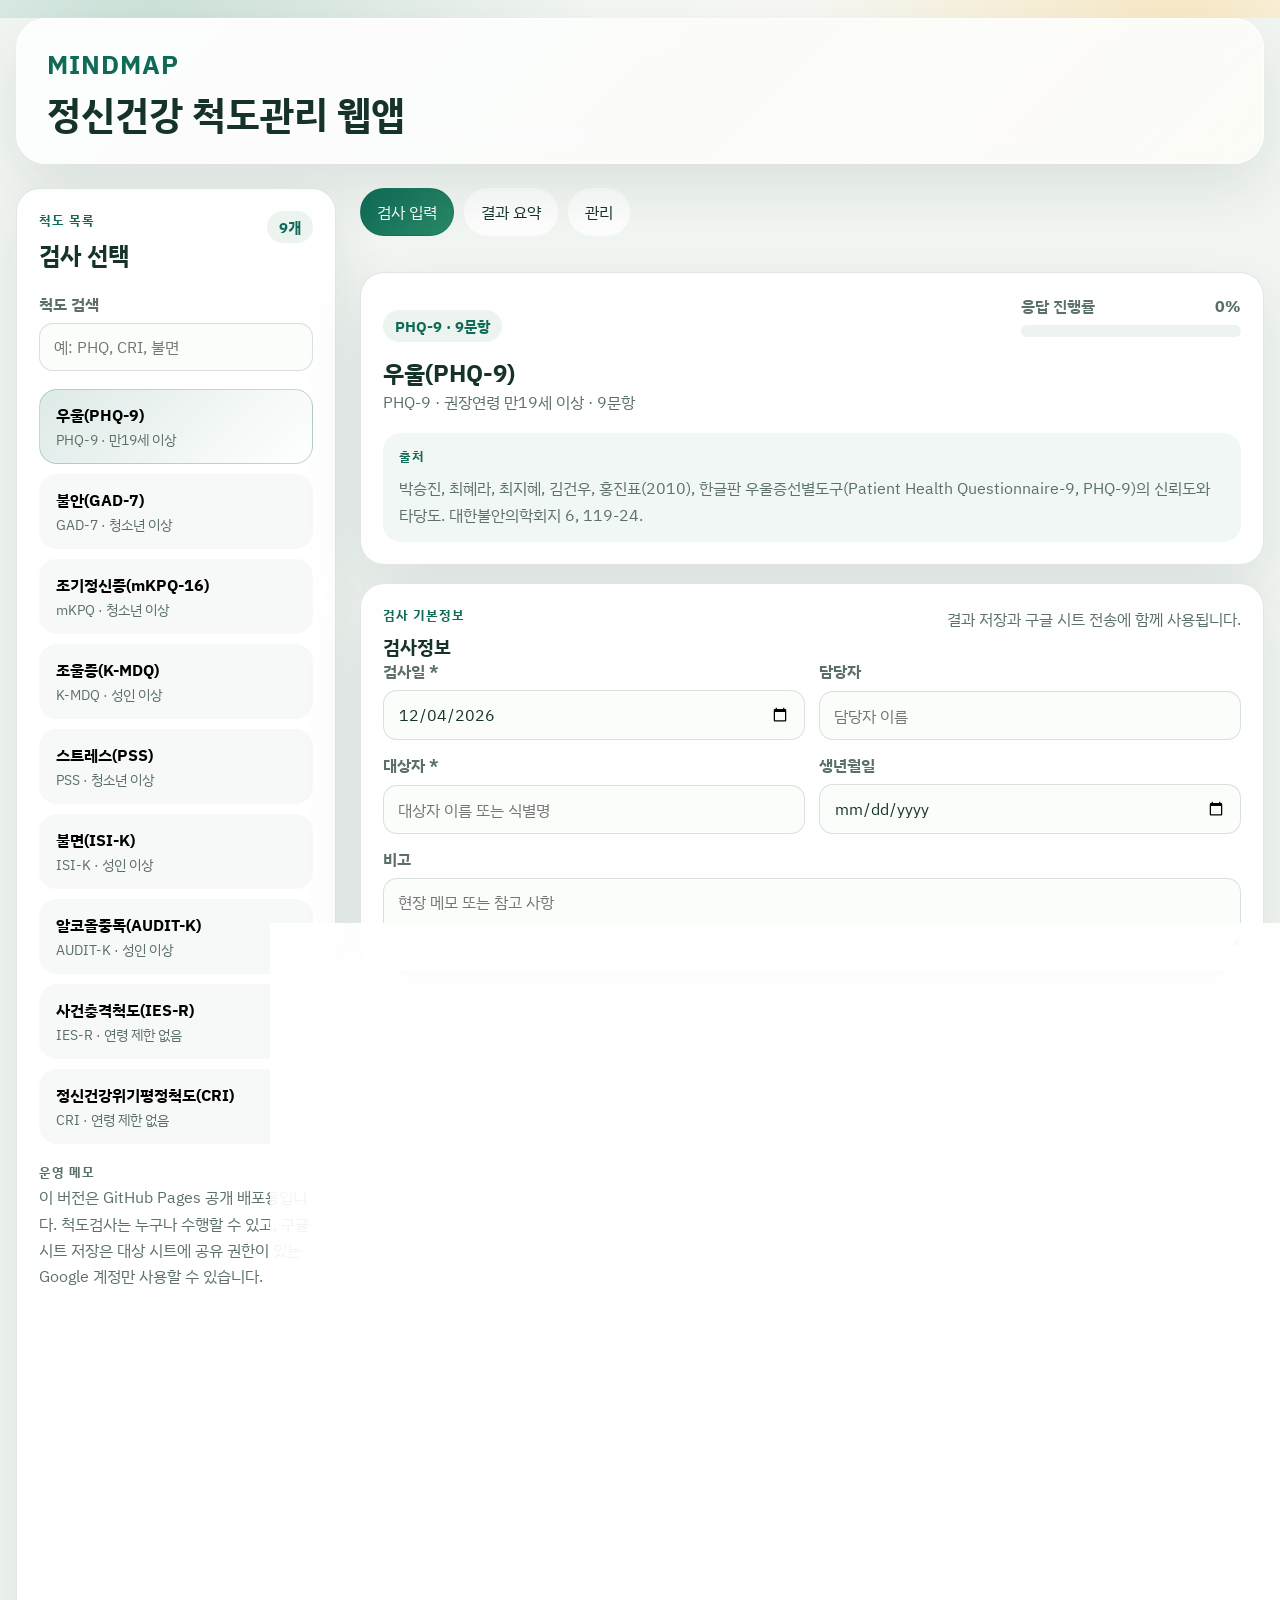
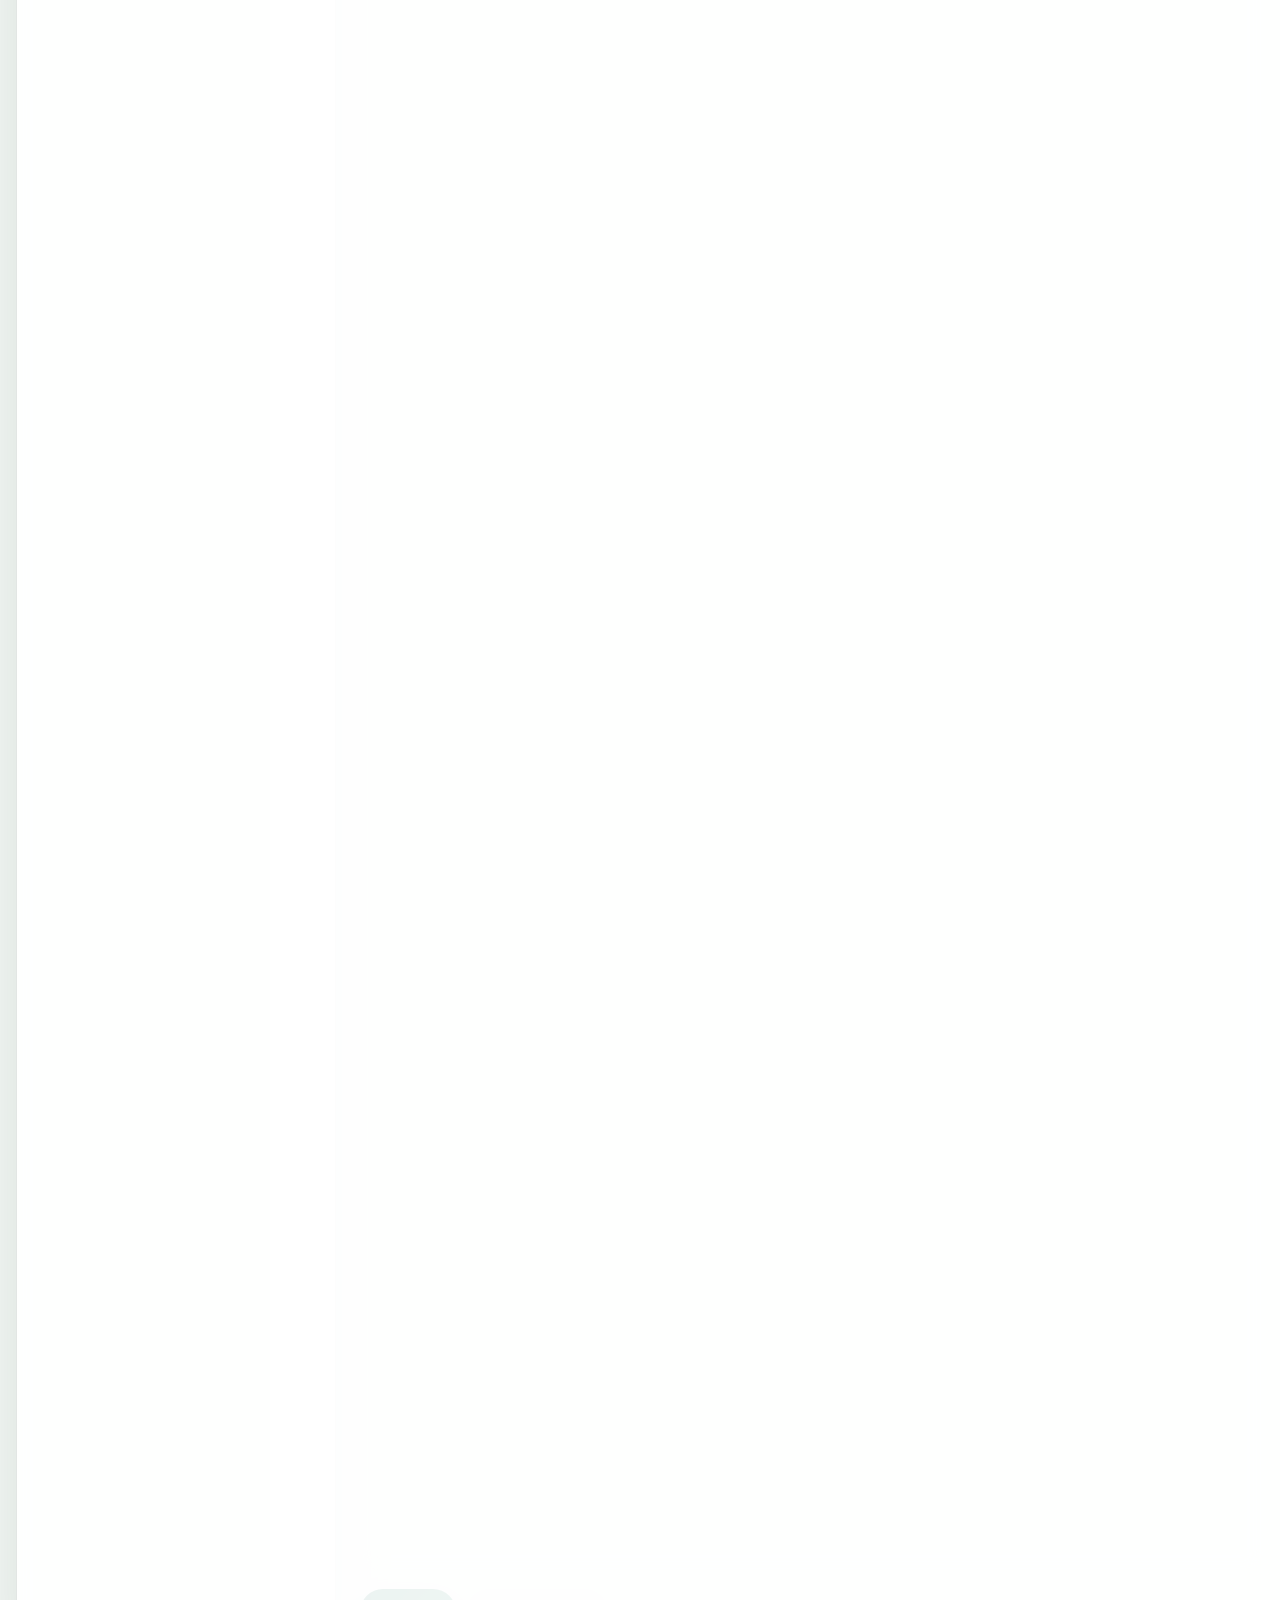
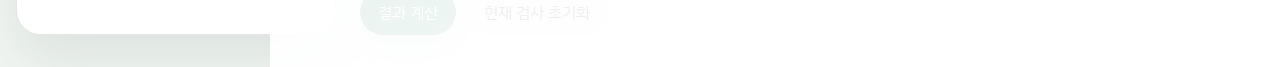
<file: github-pages-scale-webapp/index.html>
<!doctype html>
<html lang="ko">
  <head>
    <meta charset="utf-8" />
    <meta name="viewport" content="width=device-width, initial-scale=1" />
    <title>정신건강 척도관리 웹앱</title>
    <meta
      name="description"
      content="정신건강 척도검사 입력, 결과 요약, 인쇄, 구글 시트 전송을 위한 웹앱"
    />
    <link rel="preconnect" href="https://fonts.googleapis.com" />
    <link rel="preconnect" href="https://fonts.gstatic.com" crossorigin />
    <link
      href="https://fonts.googleapis.com/css2?family=IBM+Plex+Sans+KR:wght@400;500;600;700&display=swap"
      rel="stylesheet"
    />
    <link rel="stylesheet" href="./styles.css?v=20260327-5" />
    <script defer src="./questionnaires-data.js?v=20260327-3"></script>
    <script defer src="./app.js?v=20260327-5"></script>
  </head>
  <body>
    <div class="page-backdrop"></div>
    <main class="app-shell">
      <header class="hero">
        <div class="hero-copy">
          <p class="eyebrow">MindMap</p>
          <h1>정신건강 척도관리 웹앱</h1>
        </div>
      </header>

      <div class="workspace">
        <aside class="sidebar card">
          <div class="sidebar-head">
            <div>
              <p class="section-label">척도 목록</p>
              <h2>검사 선택</h2>
            </div>
            <span class="pill" id="questionnaireCount"></span>
          </div>

          <label class="text-field search-field">
            <span class="text-label">척도 검색</span>
            <input id="scaleSearchInput" type="search" placeholder="예: PHQ, CRI, 불면" />
          </label>

          <nav id="questionnaireNav" class="questionnaire-nav" aria-label="척도 목록"></nav>

          <div class="sidebar-note">
            <p class="section-label">운영 메모</p>
            <p>
              이 버전은 GitHub Pages 공개 배포용입니다. 척도검사는 누구나 수행할 수 있고, 구글 시트 저장은
              대상 시트에 공유 권한이 있는 Google 계정만 사용할 수 있습니다.
            </p>
          </div>
        </aside>

        <section class="main-column">
          <div class="view-tabs" role="tablist" aria-label="앱 화면 탭">
            <button class="view-tab is-active" type="button" data-view="screening">검사 입력</button>
            <button class="view-tab" type="button" data-view="result">결과 요약</button>
            <button class="view-tab" type="button" data-view="manage">관리</button>
          </div>

          <section class="view-pane" data-pane="screening">
            <article class="card scale-card">
              <div class="scale-head">
                <div>
                  <p id="scaleBadge" class="pill">척도</p>
                  <h2 id="scaleTitle">척도를 불러오는 중입니다.</h2>
                  <p id="scaleMeta" class="muted"></p>
                </div>
                <div class="progress-panel">
                  <div class="progress-label-row">
                    <span>응답 진행률</span>
                    <strong id="progressLabel">0%</strong>
                  </div>
                  <div class="progress-bar" aria-hidden="true">
                    <div id="progressFill" class="progress-fill"></div>
                  </div>
                </div>
              </div>
              <div class="source-box">
                <p class="source-label">출처</p>
                <p id="scaleSource" class="source-text"></p>
              </div>
            </article>

            <form id="screeningForm" class="form-grid" novalidate>
              <article class="card">
                <div class="section-head">
                  <div>
                    <p class="section-label">검사 기본정보</p>
                    <h3>검사정보</h3>
                  </div>
                  <p class="muted">결과 저장과 구글 시트 전송에 함께 사용됩니다.</p>
                </div>

                <div class="meta-grid">
                  <label class="text-field">
                    <span class="text-label">검사일 *</span>
                    <input id="sessionDate" type="date" />
                  </label>
                  <label class="text-field">
                    <span class="text-label">담당자</span>
                    <input id="workerName" type="text" maxlength="40" placeholder="담당자 이름" />
                  </label>
                  <label class="text-field">
                    <span class="text-label">대상자 *</span>
                    <input id="clientLabel" type="text" maxlength="60" placeholder="대상자 이름 또는 식별명" list="subjectSuggestions" />
                  </label>
                  <label class="text-field">
                    <span class="text-label">생년월일</span>
                    <input id="birthDate" type="date" />
                  </label>
                  <label class="text-field field-wide">
                    <span class="text-label">비고</span>
                    <textarea id="sessionNote" rows="2" placeholder="현장 메모 또는 참고 사항"></textarea>
                  </label>
                </div>

                <datalist id="subjectSuggestions"></datalist>
              </article>

              <article class="card">
                <div class="section-head">
                  <div>
                    <p class="section-label">응답자 특성</p>
                    <h3>응답자 정보</h3>
                  </div>
                </div>
                <div id="respondentFields" class="stack-area"></div>
              </article>

              <article class="card">
                <div class="section-head">
                  <div>
                    <p class="section-label">문항 응답</p>
                    <h3 id="questionPromptTitle">문항응답</h3>
                  </div>
                  <p id="questionPrompt" class="muted"></p>
                </div>
                <div id="questionsRoot" class="question-list"></div>
              </article>

              <div class="action-row">
                <button id="calculateBtn" class="btn btn-primary" type="submit">결과 계산</button>
                <button id="resetBtn" class="btn btn-secondary" type="button">현재 검사 초기화</button>
              </div>
            </form>
          </section>

          <section class="view-pane hidden" data-pane="result">
            <article class="card result-card">
              <div class="print-header">
                <p id="printOrgLine">다시서기종합지원센터 · 정신건강팀</p>
                <h2 id="printScaleLine">정신건강 척도검사 결과지</h2>
                <p id="printMetaLine"></p>
              </div>

              <div id="resultEmpty" class="empty-state">
                문항 응답을 완료한 뒤 결과 계산을 누르면 결과가 여기에 표시됩니다.
              </div>

              <div id="resultPanel" class="hidden">
                <div class="result-hero">
                  <div>
                    <p class="section-label">결과 요약</p>
                    <h3 id="resultTitle">결과 제목</h3>
                  </div>
                  <div class="score-box">
                    <strong id="resultScore">0점</strong>
                    <span id="resultBand" class="band-chip">참고 구간</span>
                  </div>
                </div>

                <div id="resultFlags" class="flag-list"></div>

                <div class="result-grid">
                  <section class="result-section">
                    <h4>핵심 포인트</h4>
                    <ul id="resultHighlights" class="bullet-list"></ul>
                  </section>
                  <section class="result-section">
                    <h4>검사 정보</h4>
                    <dl id="resultMeta" class="meta-list"></dl>
                  </section>
                </div>

                <section class="result-section">
                  <h4>문항별 응답</h4>
                  <div id="resultBreakdown" class="breakdown-list"></div>
                </section>

                <section class="result-section">
                  <h4>참고 메모</h4>
                  <ul id="resultNotes" class="bullet-list"></ul>
                </section>

                <div class="action-row">
                  <button id="saveResultBtn" class="btn btn-primary" type="button">구글 시트 전송</button>
                  <button id="printBtn" class="btn btn-secondary" type="button">인쇄</button>
                  <button id="exportCurrentBtn" class="btn btn-secondary" type="button">결과 파일 저장</button>
                </div>
              </div>
            </article>
          </section>

          <section class="view-pane hidden" data-pane="manage">
            <article class="card">
              <div class="section-head">
                <div>
                  <p class="section-label">관리자 전용</p>
                  <h3>관리</h3>
                </div>
              </div>
              <div id="manageLocked" class="manage-auth-box">
                <p class="muted">관리 탭은 관리자 인증 후에만 열립니다.</p>
                <div class="filter-grid">
                  <label class="text-field">
                    <span class="text-label">관리자 아이디</span>
                    <input id="adminUsername" type="text" maxlength="40" autocomplete="username" />
                  </label>
                  <label class="text-field">
                    <span class="text-label">관리자 비밀번호</span>
                    <input id="adminPassword" type="password" maxlength="40" autocomplete="current-password" />
                  </label>
                </div>
                <div class="inline-actions">
                  <button id="adminLoginBtn" class="btn btn-primary" type="button">관리자 로그인</button>
                </div>
                <p id="adminAuthStatus" class="muted">관리자 계정으로 로그인하면 구글 시트 연동 정보와 운영 설정을 볼 수 있습니다.</p>
              </div>

              <div id="manageUnlocked" class="hidden">
                <div class="permission-panel">
                  <div>
                    <p class="text-label">시트 기능 사용</p>
                    <p class="muted">권한 승인을 받은 뒤 켜면 현재 결과를 구글 시트로 전송할 수 있습니다.</p>
                  </div>
                  <label class="toggle-switch">
                    <input id="googleSyncEnabled" type="checkbox" />
                    <span class="toggle-slider"></span>
                  </label>
                </div>

                <div class="filter-grid">
                  <label class="text-field">
                    <span class="text-label">구글 연동 주소</span>
                    <input id="googleSyncUrl" type="url" maxlength="300" placeholder="배포된 Apps Script 웹앱 주소" autocomplete="off" />
                  </label>
                  <label class="text-field">
                    <span class="text-label">동기화 토큰(선택)</span>
                    <input id="googleSyncToken" type="password" maxlength="120" placeholder="운영자가 설정한 토큰이 있으면 입력" autocomplete="off" />
                  </label>
                </div>

                <div class="deploy-box deploy-box-accent">
                  <p><strong>권한 승인 절차</strong></p>
                  <ul class="bullet-list">
                    <li>먼저 <strong>권한 승인 페이지</strong>를 열어 Google 로그인과 시트 접근 권한을 승인합니다.</li>
                    <li>대상 스프레드시트에 공유된 Google 계정만 저장 기능을 사용할 수 있습니다.</li>
                    <li>권한이 없는 계정은 검사, 결과 확인, 인쇄까지만 사용할 수 있습니다.</li>
                  </ul>
                  <div class="inline-actions">
                    <button id="openAuthorizeBtn" class="btn btn-primary" type="button">권한 승인 페이지 열기</button>
                    <button id="openSheetBtn" class="btn btn-secondary" type="button">대상 구글 시트 열기</button>
                  </div>
                </div>

                <div class="inline-actions">
                  <button id="syncCurrentBtn" class="btn btn-secondary" type="button">현재 결과 전송</button>
                  <button id="syncQuestionnairesBtn" class="btn btn-secondary" type="button">척도 마스터 전송</button>
                  <button id="checkSyncStatusBtn" class="btn btn-secondary" type="button">연동 상태 확인</button>
                  <button id="adminLogoutBtn" class="btn btn-secondary" type="button">관리자 로그아웃</button>
                </div>

                <p id="syncStatusText" class="muted">
                  아직 구글 시트 전송을 실행하지 않았습니다.
                </p>

                <div class="deploy-box">
                  <p><strong>연동 동작 방식</strong></p>
                  <ul class="bullet-list">
                    <li>검사 결과는 웹앱 안에서 계산 즉시 확인할 수 있습니다.</li>
                    <li>시트 기능 사용이 켜진 경우에만 현재 결과를 구글 시트 DB로 전송할 수 있습니다.</li>
                    <li>척도 마스터 전송은 문항 정의와 선택지 구조를 시트에 맞춰 갱신합니다.</li>
                  </ul>
                </div>

                <div class="section-head">
                  <div>
                    <p class="section-label">GitHub Pages</p>
                    <h3>배포 관리 안내</h3>
                  </div>
                </div>

                <ol class="guide-list">
                  <li>이 폴더 `github-pages-scale-webapp`를 GitHub Pages 배포 대상으로 사용합니다.</li>
                  <li>저장소 루트의 `.github/workflows/deploy-pages.yml`이 `main` 브랜치 푸시 때 자동 배포합니다.</li>
                  <li>GitHub 저장소 설정의 `Pages`에서 Source를 `GitHub Actions`로 지정하면 공개 주소가 활성화됩니다.</li>
                  <li>구글 시트 DB 웹앱을 연결하면 저장 기능을 확장할 수 있습니다.</li>
                </ol>

                <div class="deploy-box">
                  <p><strong>배포 준비 파일</strong></p>
                  <ul class="bullet-list">
                    <li>`github-pages-scale-webapp/index.html`</li>
                    <li>`github-pages-scale-webapp/styles.css`</li>
                    <li>`github-pages-scale-webapp/app.js`</li>
                    <li>`github-pages-scale-webapp/questionnaires-data.js`</li>
                    <li>`.github/workflows/deploy-pages.yml`</li>
                  </ul>
                </div>
              </div>
            </article>
          </section>
        </section>
      </div>
    </main>
  </body>
</html>
</file>
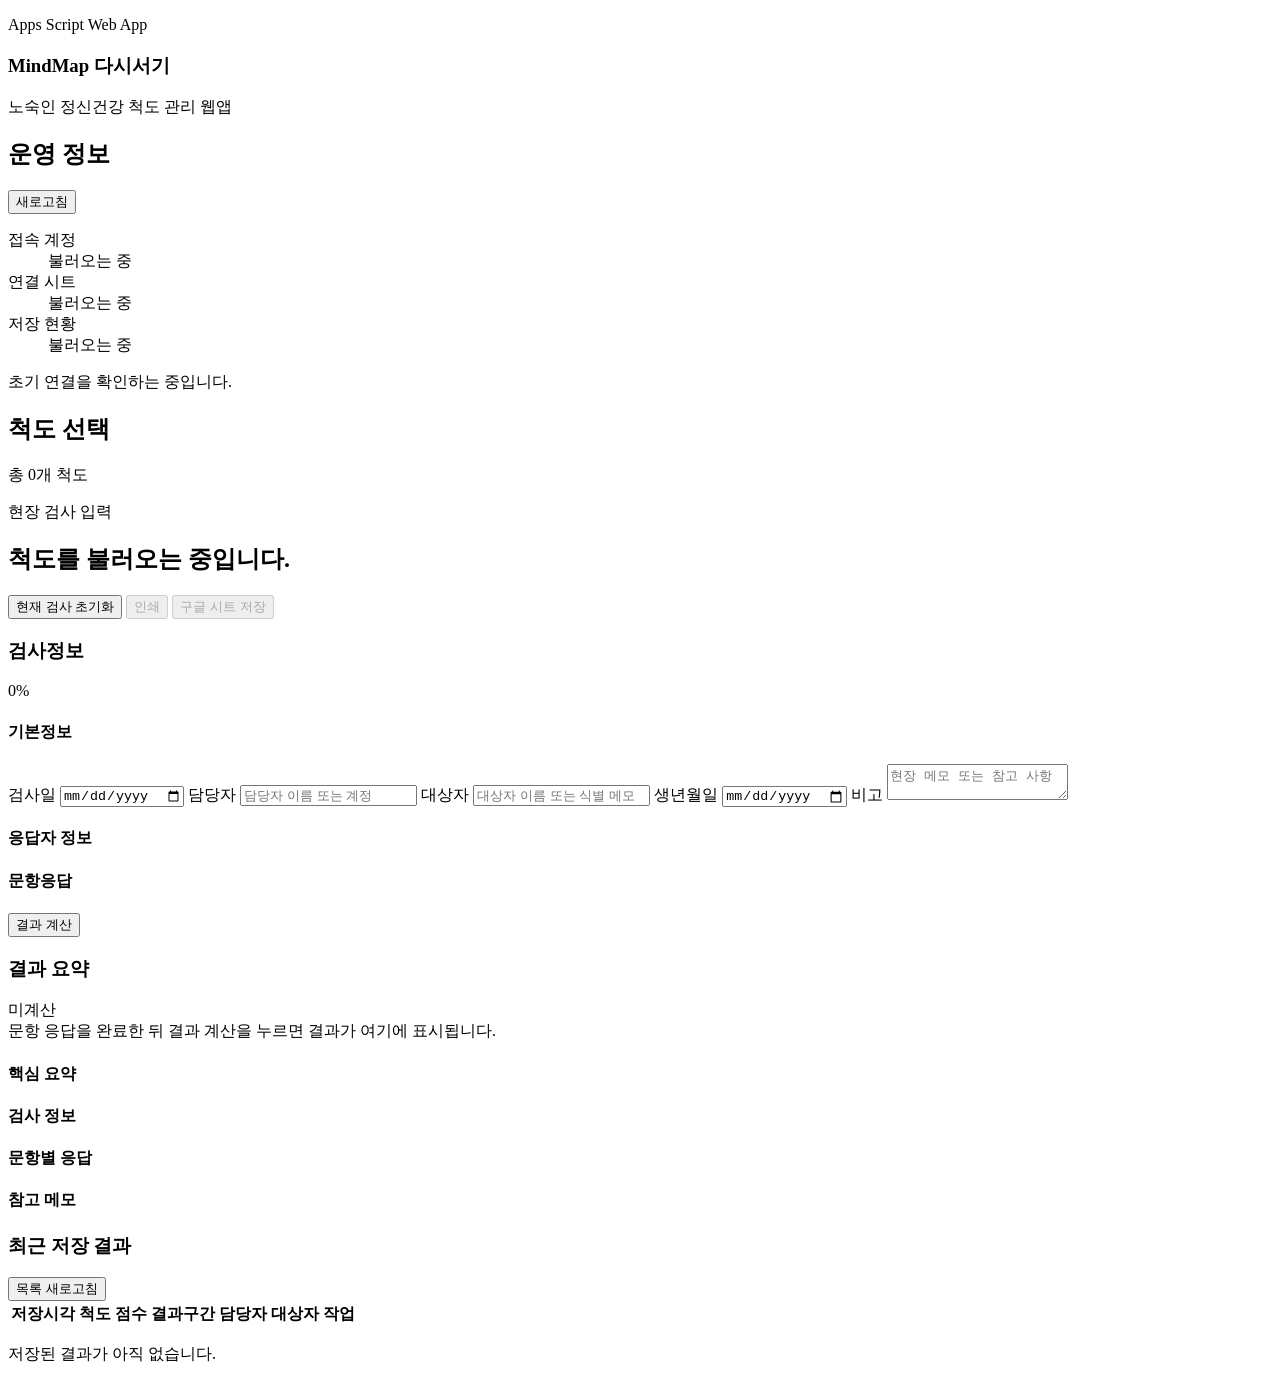
<file: google-apps-script-homeless-target/Index.html>
<!doctype html>
<html lang="ko">
  <head>
    <meta charset="utf-8" />
    <meta name="viewport" content="width=device-width, initial-scale=1" />
    <title>MindMap 다시서기</title>
    <style>
      <?!= include("Styles"); ?>
    </style>
  </head>
  <body>
    <main class="app-shell">
      <aside class="sidebar">
        <section class="brand-card">
          <p class="brand-eyebrow">Apps Script Web App</p>
          <h1 id="appName">MindMap 다시서기</h1>
          <p id="appSubtitle">노숙인 정신건강 척도 관리 웹앱</p>
        </section>

        <section class="status-card">
          <div class="status-head">
            <h2>운영 정보</h2>
            <button type="button" id="refreshAppBtn" class="ghost-btn">새로고침</button>
          </div>
          <dl class="status-list">
            <dt>접속 계정</dt>
            <dd id="currentUserText">불러오는 중</dd>
            <dt>연결 시트</dt>
            <dd id="spreadsheetText">불러오는 중</dd>
            <dt>저장 현황</dt>
            <dd id="sheetStatsText">불러오는 중</dd>
          </dl>
          <p class="status-inline" id="appStatusMessage">초기 연결을 확인하는 중입니다.</p>
        </section>

        <section class="nav-card">
          <div class="status-head">
            <h2>척도 선택</h2>
            <span class="count-chip" id="questionnaireCount">총 0개 척도</span>
          </div>
          <div class="nav-list" id="questionnaireNav"></div>
        </section>
      </aside>

      <section class="content">
        <header class="content-header">
          <div>
            <p class="content-caption">현장 검사 입력</p>
            <h2 id="scaleTitle">척도를 불러오는 중입니다.</h2>
            <p id="scaleMeta" class="content-meta"></p>
          </div>
          <div class="header-actions">
            <button type="button" id="resetFormBtn" class="ghost-btn">현재 검사 초기화</button>
            <button type="button" id="printResultBtn" class="ghost-btn" disabled>인쇄</button>
            <button type="button" id="saveResultBtn" class="primary-btn" disabled>구글 시트 저장</button>
          </div>
        </header>

        <div class="screen-grid">
          <section class="panel">
            <div class="panel-head">
              <h3>검사정보</h3>
              <span class="progress-chip" id="progressLabel">0%</span>
            </div>
            <div class="progress-track" aria-hidden="true">
              <div id="progressFill" class="progress-fill"></div>
            </div>

            <form id="screeningForm" class="screening-form">
              <section class="section-block">
                <h4>기본정보</h4>
                <div class="meta-grid">
                  <label class="field">
                    <span>검사일</span>
                    <input type="date" id="sessionDate" required />
                  </label>
                  <label class="field">
                    <span>담당자</span>
                    <input type="text" id="workerName" placeholder="담당자 이름 또는 계정" />
                  </label>
                  <label class="field field-wide">
                    <span>대상자</span>
                    <input type="text" id="clientLabel" placeholder="대상자 이름 또는 식별 메모" />
                  </label>
                  <label class="field">
                    <span>생년월일</span>
                    <input type="date" id="birthDate" />
                  </label>
                  <label class="field field-wide">
                    <span>비고</span>
                    <textarea id="sessionNote" rows="2" placeholder="현장 메모 또는 참고 사항"></textarea>
                  </label>
                </div>
              </section>

              <section class="section-block">
                <h4>응답자 정보</h4>
                <div id="respondentFields" class="respondent-grid"></div>
              </section>

              <section class="section-block">
                <div class="question-head">
                  <h4>문항응답</h4>
                  <p id="questionPrompt" class="question-prompt"></p>
                </div>
                <div id="questionsRoot" class="question-list"></div>
              </section>

              <div class="form-actions">
                <button type="submit" class="primary-btn">결과 계산</button>
              </div>
            </form>
          </section>

          <section class="panel result-panel">
            <div class="panel-head">
              <h3>결과 요약</h3>
              <span class="count-chip" id="resultStateChip">미계산</span>
            </div>

            <div id="resultEmpty" class="empty-state">
              문항 응답을 완료한 뒤 결과 계산을 누르면 결과가 여기에 표시됩니다.
            </div>

            <div id="resultPanel" class="result-body hidden">
              <div class="print-header">
                <p id="printOrgLine"></p>
                <h4 id="printScaleLine"></h4>
                <p id="printMetaLine"></p>
              </div>

              <div class="result-hero">
                <div>
                  <p id="resultTitle" class="result-title"></p>
                  <strong id="resultScore" class="result-score"></strong>
                </div>
                <span id="resultBand" class="band-chip"></span>
              </div>

              <div id="resultFlags" class="flag-list"></div>

              <section class="result-section">
                <h4>핵심 요약</h4>
                <ul id="resultHighlights" class="bullet-list"></ul>
              </section>

              <section class="result-section">
                <h4>검사 정보</h4>
                <dl id="resultMeta" class="meta-list"></dl>
              </section>

              <section class="result-section">
                <h4>문항별 응답</h4>
                <div id="resultBreakdown" class="breakdown-list"></div>
              </section>

              <section class="result-section">
                <h4>참고 메모</h4>
                <ul id="resultNotes" class="bullet-list"></ul>
              </section>
            </div>
          </section>
        </div>

        <section class="panel">
          <div class="panel-head">
            <h3>최근 저장 결과</h3>
            <button type="button" id="refreshRecordsBtn" class="ghost-btn">목록 새로고침</button>
          </div>

          <div class="table-wrap">
            <table class="records-table">
              <thead>
                <tr>
                  <th>저장시각</th>
                  <th>척도</th>
                  <th>점수</th>
                  <th>결과구간</th>
                  <th>담당자</th>
                  <th>대상자</th>
                  <th>작업</th>
                </tr>
              </thead>
              <tbody id="recordsTableBody"></tbody>
            </table>
          </div>
          <p id="recordsEmpty" class="table-empty hidden">저장된 결과가 아직 없습니다.</p>
        </section>
      </section>
    </main>

    <template id="questionTemplate">
      <article class="question-card">
        <div class="question-card-head">
          <span class="question-number"></span>
          <p class="question-text"></p>
        </div>
        <div class="choice-grid"></div>
        <div class="subquestions hidden"></div>
      </article>
    </template>

    <template id="radioFieldTemplate">
      <section class="field-card">
        <p class="field-label"></p>
        <div class="choice-grid"></div>
      </section>
    </template>

    <script>
      window.__BOOTSTRAP__ = <?!= bootstrapJson ?>;
    </script>
    <script>
      <?!= include("QuestionnaireBundle"); ?>
    </script>
    <script>
      <?!= include("ClientApp"); ?>
    </script>
  </body>
</html>
</file>
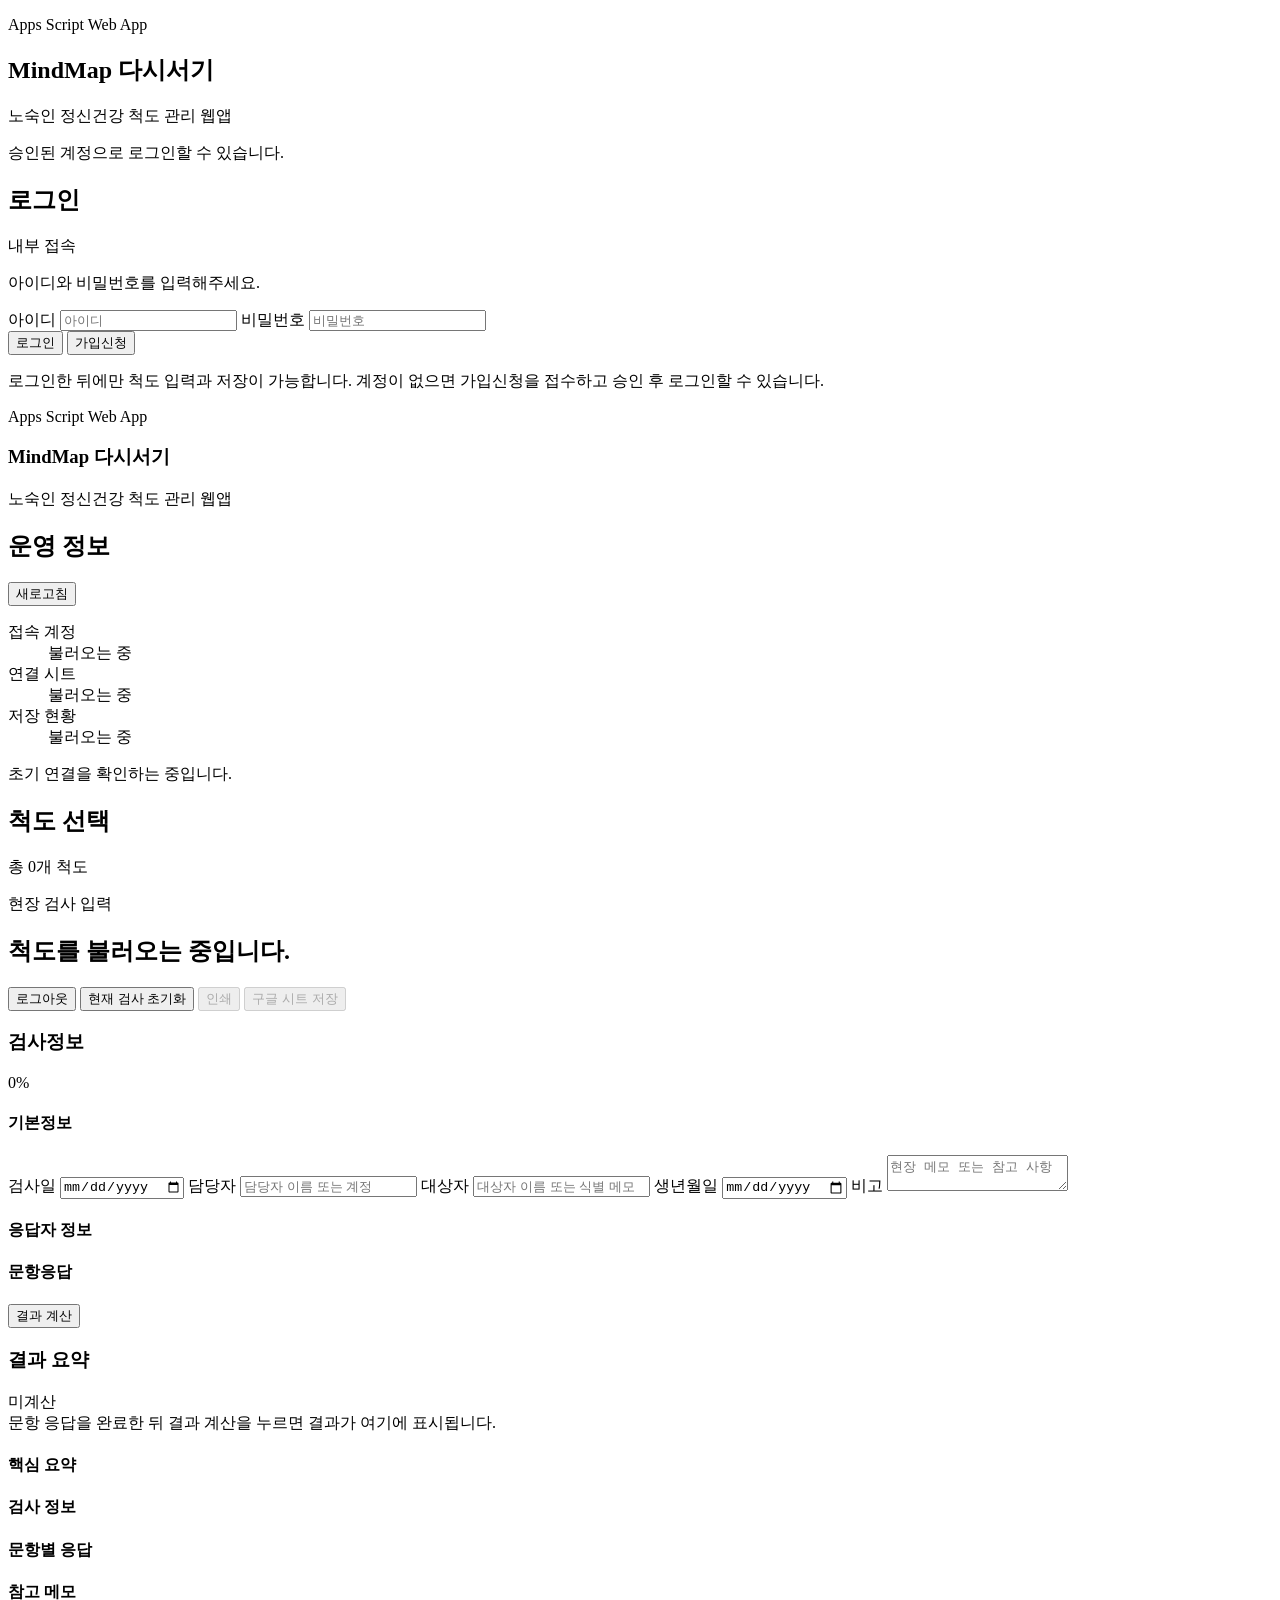
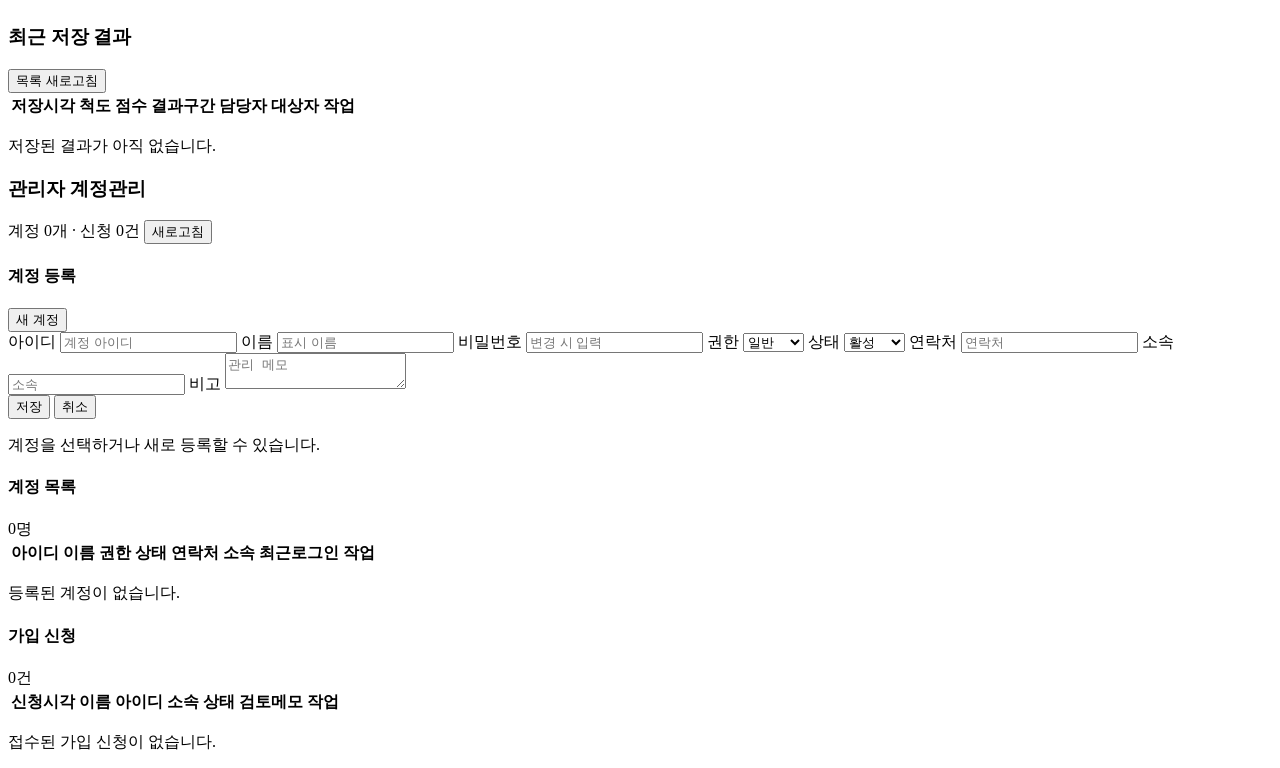
<file: google-apps-script-scale-webapp/Index.html>
<!doctype html>
<html lang="ko">
  <head>
    <meta charset="utf-8" />
    <meta name="viewport" content="width=device-width, initial-scale=1" />
    <meta http-equiv="Cache-Control" content="no-store, no-cache, must-revalidate, max-age=0" />
    <meta http-equiv="Pragma" content="no-cache" />
    <meta http-equiv="Expires" content="0" />
    <title>MindMap 다시서기</title>
    <?!= include("Styles"); ?>
  </head>
  <body class="auth-view">
    <main id="authRoot" class="auth-shell">
      <section class="auth-hero panel">
        <p class="brand-eyebrow">Apps Script Web App</p>
        <h1 id="authAppName">MindMap 다시서기</h1>
        <p id="authAppSubtitle">노숙인 정신건강 척도 관리 웹앱</p>
        <p class="auth-note">승인된 계정으로 로그인할 수 있습니다.</p>
      </section>

      <div class="auth-pane">
        <section id="loginCard" class="auth-card panel">
          <div class="panel-head">
            <h2>로그인</h2>
            <span class="count-chip auth-chip">내부 접속</span>
          </div>
          <p id="loginMessage" class="status-inline">아이디와 비밀번호를 입력해주세요.</p>
          <form id="loginForm" class="auth-form">
            <label class="field">
              <span>아이디</span>
            <input type="text" id="loginUsername" autocomplete="username" placeholder="아이디" />
            </label>
            <label class="field">
              <span>비밀번호</span>
              <input type="password" id="loginPassword" autocomplete="current-password" placeholder="비밀번호" />
            </label>
            <div class="auth-actions">
              <button type="submit" id="loginBtn" class="primary-btn">로그인</button>
              <button type="button" id="openSignupBtn" class="ghost-btn">가입신청</button>
            </div>
          </form>
          <p class="auth-footnote">로그인한 뒤에만 척도 입력과 저장이 가능합니다. 계정이 없으면 가입신청을 접수하고 승인 후 로그인할 수 있습니다.</p>
        </section>
      </div>
    </main>

    <main id="appRoot" class="app-shell hidden">
      <aside class="sidebar">
        <section class="brand-card">
          <p class="brand-eyebrow">Apps Script Web App</p>
          <h1 id="appName">MindMap 다시서기</h1>
          <p id="appSubtitle">노숙인 정신건강 척도 관리 웹앱</p>
        </section>

        <section class="status-card">
          <div class="status-head">
            <h2>운영 정보</h2>
            <button type="button" id="refreshAppBtn" class="ghost-btn">새로고침</button>
          </div>
          <dl class="status-list">
            <dt>접속 계정</dt>
            <dd id="currentUserText">불러오는 중</dd>
            <dt>연결 시트</dt>
            <dd id="spreadsheetText">불러오는 중</dd>
            <dt>저장 현황</dt>
            <dd id="sheetStatsText">불러오는 중</dd>
          </dl>
          <p class="status-inline" id="appStatusMessage">초기 연결을 확인하는 중입니다.</p>
        </section>

        <section class="nav-card">
          <div class="status-head">
            <h2>척도 선택</h2>
            <span class="count-chip" id="questionnaireCount">총 0개 척도</span>
          </div>
          <div class="nav-list" id="questionnaireNav"></div>
        </section>
      </aside>

      <section class="content">
        <header class="content-header">
          <div>
            <p class="content-caption">현장 검사 입력</p>
            <h2 id="scaleTitle">척도를 불러오는 중입니다.</h2>
            <p id="scaleMeta" class="content-meta"></p>
          </div>
          <div class="header-actions">
            <button type="button" id="logoutBtn" class="ghost-btn hidden">로그아웃</button>
            <button type="button" id="resetFormBtn" class="ghost-btn">현재 검사 초기화</button>
            <button type="button" id="printResultBtn" class="ghost-btn" disabled>인쇄</button>
            <button type="button" id="saveResultBtn" class="primary-btn" disabled>구글 시트 저장</button>
          </div>
        </header>

        <div class="screen-grid">
          <section class="panel">
            <div class="panel-head">
              <h3>검사정보</h3>
              <span class="progress-chip" id="progressLabel">0%</span>
            </div>
            <div class="progress-track" aria-hidden="true">
              <div id="progressFill" class="progress-fill"></div>
            </div>

            <form id="screeningForm" class="screening-form">
              <section class="section-block">
                <h4>기본정보</h4>
                <div class="meta-grid">
                  <label class="field">
                    <span>검사일</span>
                    <input type="date" id="sessionDate" required />
                  </label>
                  <label class="field">
                    <span>담당자</span>
                    <input type="text" id="workerName" placeholder="담당자 이름 또는 계정" />
                  </label>
                  <label class="field field-wide">
                    <span>대상자</span>
                    <input type="text" id="clientLabel" placeholder="대상자 이름 또는 식별 메모" />
                  </label>
                  <label class="field">
                    <span>생년월일</span>
                    <input type="date" id="birthDate" />
                  </label>
                  <label class="field field-wide">
                    <span>비고</span>
                    <textarea id="sessionNote" rows="2" placeholder="현장 메모 또는 참고 사항"></textarea>
                  </label>
                </div>
              </section>

              <section class="section-block">
                <h4>응답자 정보</h4>
                <div id="respondentFields" class="respondent-grid"></div>
              </section>

              <section class="section-block">
                <div class="question-head">
                  <h4>문항응답</h4>
                  <p id="questionPrompt" class="question-prompt"></p>
                </div>
                <div id="questionsRoot" class="question-list"></div>
              </section>

              <div class="form-actions">
                <button type="submit" class="primary-btn">결과 계산</button>
              </div>
            </form>
          </section>

          <section class="panel result-panel">
            <div class="panel-head">
              <h3>결과 요약</h3>
              <span class="count-chip" id="resultStateChip">미계산</span>
            </div>

            <div id="resultEmpty" class="empty-state">
              문항 응답을 완료한 뒤 결과 계산을 누르면 결과가 여기에 표시됩니다.
            </div>

            <div id="resultPanel" class="result-body hidden">
              <div class="print-header">
                <p id="printOrgLine"></p>
                <h4 id="printScaleLine"></h4>
                <p id="printMetaLine"></p>
              </div>

              <div class="result-hero">
                <div>
                  <p id="resultTitle" class="result-title"></p>
                  <strong id="resultScore" class="result-score"></strong>
                </div>
                <span id="resultBand" class="band-chip"></span>
              </div>

              <div id="resultFlags" class="flag-list"></div>

              <section class="result-section">
                <h4>핵심 요약</h4>
                <ul id="resultHighlights" class="bullet-list"></ul>
              </section>

              <section class="result-section">
                <h4>검사 정보</h4>
                <dl id="resultMeta" class="meta-list"></dl>
              </section>

              <section class="result-section">
                <h4>문항별 응답</h4>
                <div id="resultBreakdown" class="breakdown-list"></div>
              </section>

              <section class="result-section">
                <h4>참고 메모</h4>
                <ul id="resultNotes" class="bullet-list"></ul>
              </section>
            </div>
          </section>
        </div>

        <section id="recentRecordsPanel" class="panel">
          <div class="panel-head">
            <h3>최근 저장 결과</h3>
            <button type="button" id="refreshRecordsBtn" class="ghost-btn">목록 새로고침</button>
          </div>

          <div class="table-wrap">
            <table class="records-table">
              <thead>
                <tr>
                  <th>저장시각</th>
                  <th>척도</th>
                  <th>점수</th>
                  <th>결과구간</th>
                  <th>담당자</th>
                  <th>대상자</th>
                  <th>작업</th>
                </tr>
              </thead>
              <tbody id="recordsTableBody"></tbody>
            </table>
          </div>
          <p id="recordsEmpty" class="table-empty hidden">저장된 결과가 아직 없습니다.</p>
        </section>

        <section id="adminPanel" class="panel hidden admin-panel">
          <div class="panel-head">
            <h3>관리자 계정관리</h3>
            <div class="header-actions">
              <span id="adminSummaryChip" class="count-chip">계정 0개 · 신청 0건</span>
              <button type="button" id="refreshAdminBtn" class="ghost-btn">새로고침</button>
            </div>
          </div>

          <div class="admin-grid">
            <section class="section-block admin-card">
              <div class="panel-head">
                <h4 id="adminFormTitle">계정 등록</h4>
                <button type="button" id="clearAdminFormBtn" class="ghost-btn">새 계정</button>
              </div>
              <form id="adminAccountForm" class="admin-form">
                <input type="hidden" id="adminOriginalUsername" />
                <input type="hidden" id="adminSourceRequestId" />
                <div class="admin-form-grid">
                  <label class="field">
                    <span>아이디</span>
                    <input type="text" id="adminUsername" placeholder="계정 아이디" />
                  </label>
                  <label class="field">
                    <span>이름</span>
                    <input type="text" id="adminDisplayName" placeholder="표시 이름" />
                  </label>
                  <label class="field">
                    <span>비밀번호</span>
                    <input type="password" id="adminPassword" placeholder="변경 시 입력" />
                  </label>
                  <label class="field">
                    <span>권한</span>
                    <select id="adminRole">
                      <option value="user">일반</option>
                      <option value="admin">관리자</option>
                    </select>
                  </label>
                  <label class="field">
                    <span>상태</span>
                    <select id="adminActive">
                      <option value="true">활성</option>
                      <option value="false">비활성</option>
                    </select>
                  </label>
                  <label class="field">
                    <span>연락처</span>
                    <input type="text" id="adminContact" placeholder="연락처" />
                  </label>
                  <label class="field">
                    <span>소속</span>
                    <input type="text" id="adminAffiliation" placeholder="소속" />
                  </label>
                  <label class="field field-wide">
                    <span>비고</span>
                    <textarea id="adminNotes" rows="2" placeholder="관리 메모"></textarea>
                  </label>
                </div>
                <div class="form-actions">
                  <button type="submit" id="adminAccountSaveBtn" class="primary-btn">저장</button>
                  <button type="button" id="adminAccountCancelBtn" class="ghost-btn">취소</button>
                </div>
                <p id="adminAccountMessage" class="status-inline">계정을 선택하거나 새로 등록할 수 있습니다.</p>
              </form>
            </section>

            <section class="section-block admin-card">
              <div class="panel-head">
                <h4>계정 목록</h4>
                <span id="adminAccountCountChip" class="count-chip">0명</span>
              </div>
              <div class="table-wrap">
                <table class="records-table admin-table">
                  <thead>
                    <tr>
                      <th>아이디</th>
                      <th>이름</th>
                      <th>권한</th>
                      <th>상태</th>
                      <th>연락처</th>
                      <th>소속</th>
                      <th>최근로그인</th>
                      <th>작업</th>
                    </tr>
                  </thead>
                  <tbody id="adminAccountsTableBody"></tbody>
                </table>
              </div>
              <p id="adminAccountsEmpty" class="table-empty hidden">등록된 계정이 없습니다.</p>
            </section>

            <section class="section-block admin-card admin-full">
              <div class="panel-head">
                <h4>가입 신청</h4>
                <span id="adminRequestCountChip" class="count-chip">0건</span>
              </div>
              <div class="table-wrap">
                <table class="records-table admin-table">
                  <thead>
                    <tr>
                      <th>신청시각</th>
                      <th>이름</th>
                      <th>아이디</th>
                      <th>소속</th>
                      <th>상태</th>
                      <th>검토메모</th>
                      <th>작업</th>
                    </tr>
                  </thead>
                  <tbody id="adminRequestsTableBody"></tbody>
                </table>
              </div>
              <p id="adminRequestsEmpty" class="table-empty hidden">접수된 가입 신청이 없습니다.</p>
            </section>
          </div>
        </section>
      </section>
    </main>

    <template id="questionTemplate">
      <article class="question-card">
        <div class="question-card-head">
          <span class="question-number"></span>
          <p class="question-text"></p>
        </div>
        <div class="choice-grid"></div>
        <div class="subquestions hidden"></div>
      </article>
    </template>

    <template id="radioFieldTemplate">
      <section class="field-card">
        <p class="field-label"></p>
        <div class="choice-grid"></div>
      </section>
    </template>

    <script>
      window.__BOOTSTRAP__ = <?!= bootstrapJson ?>;
    </script>
    <?!= include("QuestionnaireBundle"); ?>
    <?!= include("ClientApp"); ?>
  </body>
</html>
</file>
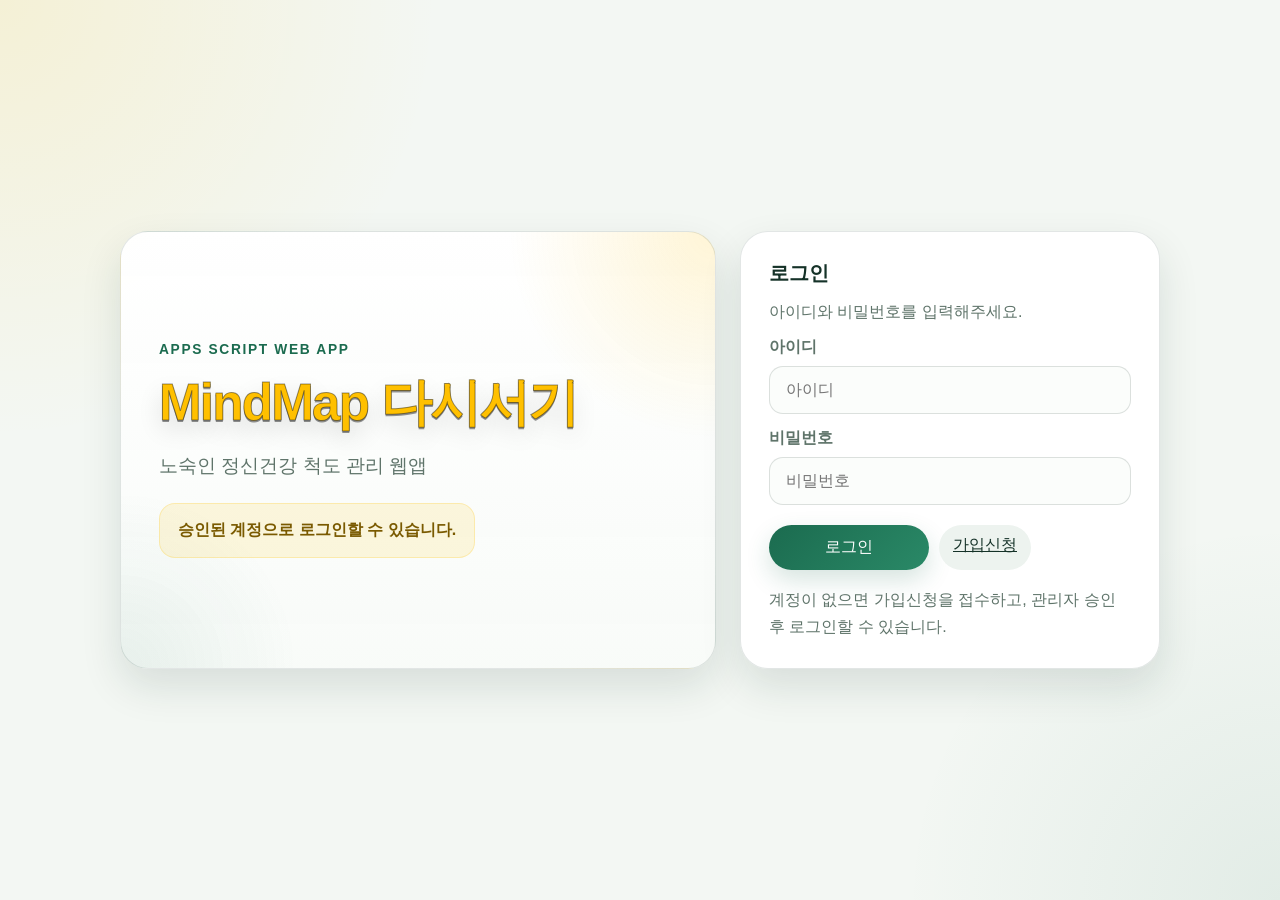
<file: google-apps-script-scale-webapp/LoginV4.html>
<!doctype html>
<html lang="ko">
  <head>
    <meta charset="utf-8" />
    <meta name="viewport" content="width=device-width, initial-scale=1" />
    <meta http-equiv="Cache-Control" content="no-store, no-cache, must-revalidate, max-age=0" />
    <meta http-equiv="Pragma" content="no-cache" />
    <meta http-equiv="Expires" content="0" />
    <title>MindMap 다시서기 | 로그인</title>
    <style>
      :root {
        --bg: #f3f7f3;
        --panel: rgba(255,255,255,.96);
        --ink: #153228;
        --subtle: #5f746a;
        --line: rgba(19, 50, 40, 0.12);
        --brand: #1b6b4f;
        --accent: #ffc000;
        --danger: #c94b49;
        --shadow: 0 18px 40px rgba(18, 52, 40, 0.12);
        --radius: 22px;
      }
      * { box-sizing: border-box; }
      body {
        margin: 0;
        min-height: 100vh;
        font-family: "Malgun Gothic", "Apple SD Gothic Neo", sans-serif;
        background:
          radial-gradient(circle at top left, rgba(255, 192, 0, 0.12), transparent 28%),
          radial-gradient(circle at bottom right, rgba(27, 107, 79, 0.08), transparent 24%),
          var(--bg);
        color: var(--ink);
        display: flex;
        justify-content: center;
        align-items: center;
        padding: 24px;
      }
      .auth-shell {
        width: min(1040px, 100%);
        display: grid;
        grid-template-columns: minmax(0, 1.1fr) minmax(320px, 420px);
        gap: 24px;
        align-items: stretch;
      }
      .panel {
        background: var(--panel);
        border: 1px solid var(--line);
        border-radius: calc(var(--radius) + 6px);
        box-shadow: var(--shadow);
      }
      .hero {
        padding: 40px 38px;
        display: grid;
        gap: 20px;
        align-content: center;
        min-height: 100%;
        background:
          radial-gradient(circle at top right, rgba(255, 192, 0, 0.16), transparent 28%),
          radial-gradient(circle at bottom left, rgba(27, 107, 79, 0.08), transparent 24%),
          linear-gradient(180deg, rgba(255,255,255,.96), rgba(248,251,248,.94));
      }
      .eyebrow {
        margin: 0;
        font-size: .86rem;
        font-weight: 700;
        letter-spacing: .12em;
        text-transform: uppercase;
        color: var(--brand);
      }
      h1 {
        margin: 0;
        font-size: clamp(2rem, 4vw, 3.2rem);
        line-height: 1.02;
        white-space: nowrap;
        letter-spacing: -0.035em;
        color: var(--accent);
        text-shadow: 0 2px 0 rgba(0,0,0,.42), 0 10px 24px rgba(0,0,0,.14);
        -webkit-text-stroke: 1px rgba(0,0,0,.42);
      }
      .hero p { margin: 0; }
      .hero-subtitle {
        max-width: 30rem;
        color: var(--subtle);
        font-size: 1.2rem;
        line-height: 1.75;
      }
      .note {
        align-self: start;
        justify-self: start;
        padding: 16px 18px;
        border-radius: 16px;
        background: rgba(255, 192, 0, 0.12);
        border: 1px solid rgba(255, 192, 0, 0.22);
        font-weight: 700;
        font-size: 1rem;
        color: #7a5a00;
      }
      .card {
        padding: 28px;
      }
      .card-head {
        display: flex;
        justify-content: space-between;
        align-items: center;
        gap: 12px;
        margin-bottom: 12px;
      }
      .card-head h2 { margin: 0; font-size: 1.25rem; }
      .status-inline { margin: 0; color: var(--subtle); line-height: 1.6; }
      .status-inline.success { color: var(--brand); }
      .status-inline.error { color: var(--danger); }
      .field { display: grid; gap: 8px; }
      .field span { font-weight: 700; color: var(--subtle); }
      .field input {
        width: 100%;
        border: 1px solid rgba(21, 50, 40, 0.14);
        border-radius: 14px;
        padding: 14px 16px;
        background: #fbfdfb;
        color: var(--ink);
        font: inherit;
      }
      .form { display: grid; gap: 14px; margin-top: 12px; }
      .actions { display: flex; gap: 10px; flex-wrap: wrap; margin-top: 6px; }
      .ghost-btn, .primary-btn {
        border: 0;
        border-radius: 999px;
        cursor: pointer;
        transition: transform .18s ease, box-shadow .18s ease, background .18s ease;
        font: inherit;
      }
      .ghost-btn { padding: 10px 14px; background: #edf3ef; color: var(--ink); }
      .primary-btn {
        padding: 12px 18px;
        background: linear-gradient(135deg, var(--brand), #2a8967);
        color: #fff;
        box-shadow: 0 10px 24px rgba(27, 107, 79, 0.18);
        min-width: 160px;
      }
      .ghost-btn:hover, .primary-btn:hover { transform: translateY(-1px); }
      .primary-btn:disabled { opacity: .5; cursor: not-allowed; transform: none; }
      .footnote {
        margin: 16px 0 0;
        color: var(--subtle);
        line-height: 1.7;
      }
      @media (max-width: 1200px) {
        .auth-shell { grid-template-columns: 1fr; }
      }
      @media (max-width: 720px) {
        body { padding: 16px; }
        .hero, .card { padding: 16px; }
        h1 {
          font-size: clamp(1.7rem, 6.6vw, 2.35rem);
          white-space: normal;
        }
        .hero-subtitle { font-size: 1.02rem; }
        .card-head { display: grid; align-items: stretch; }
      }
    </style>
  </head>
  <body>
    <main class="auth-shell">
      <section class="hero panel">
        <p class="eyebrow">Apps Script Web App</p>
        <h1 id="authAppName">MindMap 다시서기</h1>
        <p id="authAppSubtitle" class="hero-subtitle">노숙인 정신건강 척도 관리 웹앱</p>
        <p class="note">승인된 계정으로 로그인할 수 있습니다.</p>
      </section>

      <section class="panel card">
        <div class="card-head">
          <h2>로그인</h2>
        </div>
        <p id="loginMessage" class="status-inline">아이디와 비밀번호를 입력해주세요.</p>
        <form id="loginForm" class="form">
          <label class="field">
            <span>아이디</span>
            <input type="text" id="loginUsername" autocomplete="username" placeholder="아이디" />
          </label>
          <label class="field">
            <span>비밀번호</span>
            <input type="password" id="loginPassword" autocomplete="current-password" placeholder="비밀번호" />
          </label>
          <div class="actions">
            <button type="submit" id="loginBtn" class="primary-btn">로그인</button>
            <a id="openSignupBtn" class="ghost-btn" href="#">가입신청</a>
          </div>
        </form>
        <p class="footnote">계정이 없으면 가입신청을 접수하고, 관리자 승인 후 로그인할 수 있습니다.</p>
      </section>
    </main>

    <script>
      window.__BOOTSTRAP__ = <?!= bootstrapJson ?>;
    </script>
    <script>
      (() => {
        "use strict";

        const SESSION_TOKEN_KEY = "mindmap_apps_script_session_token_v1";
        const SESSION_USERNAME_KEY = "mindmap_apps_script_session_username_v1";
        const ui = {};

        document.addEventListener("DOMContentLoaded", init);

        function init() {
          [
            "authAppName", "authAppSubtitle", "loginForm", "loginUsername", "loginPassword",
            "loginMessage", "loginBtn", "openSignupBtn"
          ].forEach((id) => { ui[id] = document.getElementById(id); });

          const bootstrap = window.__BOOTSTRAP__ || {};
          ui.authAppName.textContent = bootstrap.appName || "MindMap 다시서기";
          ui.authAppSubtitle.textContent = bootstrap.subtitle || "노숙인 정신건강 척도 관리 웹앱";
          ui.loginMessage.textContent = bootstrap.loginHint || "아이디와 비밀번호를 입력해주세요.";
          ui.loginUsername.value = localStorage.getItem(SESSION_USERNAME_KEY) || "";
          document.title = `${ui.authAppName.textContent} | 로그인`;

          ui.loginForm.addEventListener("submit", onLoginSubmit);
          ui.openSignupBtn.addEventListener("click", goToSignupPage);
          ui.loginUsername.addEventListener("input", persistUsername);
          ui.openSignupBtn.href = buildPageUrl("signup");
          if (bootstrap.signupEnabled === false) {
            ui.openSignupBtn.setAttribute("aria-disabled", "true");
            ui.openSignupBtn.addEventListener("click", (event) => event.preventDefault());
            ui.openSignupBtn.style.opacity = ".45";
            ui.openSignupBtn.style.pointerEvents = "none";
          }
        }

        function persistUsername() {
          const value = ui.loginUsername.value.trim();
          if (value) localStorage.setItem(SESSION_USERNAME_KEY, value);
          else localStorage.removeItem(SESSION_USERNAME_KEY);
        }

        function getNavigationBaseUrl() {
          const bootstrap = window.__BOOTSTRAP__ || {};
          const cachedBase = bootstrap.webAppUrl || bootstrap.loginUrl || "";
          const currentUrl = window.location.href || "";
          let topUrl = "";

          try {
            topUrl = window.top && window.top.location ? window.top.location.href || "" : "";
          } catch (error) {
            topUrl = "";
          }

          if (topUrl && topUrl.includes("/exec")) return topUrl;
          if (currentUrl && currentUrl.includes("/exec")) return currentUrl;
          return cachedBase || currentUrl;
        }

        function buildPageUrl(pageMode) {
          const baseUrl = getNavigationBaseUrl();
          const url = new URL(baseUrl);

          if (pageMode === "signup") {
            url.searchParams.set("page", "signup");
          } else if (pageMode === "app") {
            url.searchParams.set("page", "app");
          } else {
            url.searchParams.delete("page");
            url.searchParams.delete("view");
          }

          url.searchParams.set("cb", Date.now().toString(36));
          url.searchParams.delete("format");
          url.searchParams.delete("sessionToken");
          url.searchParams.delete("token");
          return url.toString();
        }

        function navigateTop(url) {
          if (window.top && window.top !== window) {
            window.top.location.href = url;
            return;
          }
          window.location.href = url;
        }

        function goToSignupPage(event) {
          if (event) event.preventDefault();
          navigateTop(buildPageUrl("signup"));
        }

        function setLoginMessage(message, type) {
          ui.loginMessage.textContent = message;
          ui.loginMessage.className = `status-inline${type ? ` ${type}` : ""}`;
        }

        function onLoginSubmit(event) {
          event.preventDefault();
          const username = ui.loginUsername.value.trim();
          const password = ui.loginPassword.value;

          if (!username || !password) {
            setLoginMessage("아이디와 비밀번호를 모두 입력해주세요.", "error");
            return;
          }

          ui.loginBtn.disabled = true;
          setLoginMessage("로그인하는 중입니다.", "");
          google.script.run.withSuccessHandler((response) => {
            ui.loginBtn.disabled = false;
            if (!response?.authenticated || !response?.sessionToken) {
              setLoginMessage(response?.loginHint || "로그인 정보를 확인해주세요.", "error");
              ui.loginPassword.select();
              ui.loginPassword.focus();
              return;
            }

            localStorage.setItem(SESSION_TOKEN_KEY, response.sessionToken);
            localStorage.setItem(SESSION_USERNAME_KEY, username);
            navigateTop(buildPageUrl("app"));
          }).withFailureHandler((error) => {
            ui.loginBtn.disabled = false;
            setLoginMessage(error?.message || "로그인에 실패했습니다.", "error");
            ui.loginPassword.select();
            ui.loginPassword.focus();
          }).loginScaleWebapp(username, password);
        }
      })();
    </script>
  </body>
</html>
</file>
<file: github-pages-scale-webapp/styles.css>
:root {
  --bg: #f2f6f3;
  --panel: rgba(255, 255, 255, 0.92);
  --line: rgba(20, 49, 39, 0.12);
  --line-strong: rgba(20, 49, 39, 0.22);
  --ink: #163329;
  --muted: #5b7067;
  --brand: #0f6b58;
  --brand-strong: #0c5243;
  --brand-soft: rgba(15, 107, 88, 0.12);
  --accent: #f0b429;
  --accent-soft: rgba(240, 180, 41, 0.16);
  --warn: #9b5b00;
  --warn-soft: rgba(240, 180, 41, 0.16);
  --danger: #b43636;
  --danger-soft: rgba(180, 54, 54, 0.12);
  --shadow: 0 24px 60px rgba(16, 50, 39, 0.1);
  --radius-lg: 24px;
  --radius-md: 18px;
  --radius-sm: 12px;
}

* {
  box-sizing: border-box;
}

html,
body {
  margin: 0;
  padding: 0;
  min-height: 100%;
  font-family: "IBM Plex Sans KR", "Malgun Gothic", sans-serif;
  color: var(--ink);
  background: var(--bg);
}

body {
  min-height: 100vh;
}

button,
input,
select,
textarea {
  font: inherit;
}

button {
  cursor: pointer;
}

.hidden {
  display: none !important;
}

.page-backdrop {
  position: fixed;
  inset: 0;
  z-index: -1;
  background:
    radial-gradient(circle at 12% 6%, rgba(15, 107, 88, 0.16), transparent 32%),
    radial-gradient(circle at 92% 0%, rgba(240, 180, 41, 0.22), transparent 24%),
    linear-gradient(145deg, #eef7f1 0%, #fbf8f3 48%, #f2fbf7 100%);
}

.app-shell {
  width: min(1560px, calc(100% - 32px));
  margin: 18px auto 32px;
}

.hero {
  display: grid;
  grid-template-columns: minmax(0, 1fr);
  gap: 20px;
  padding: 28px 30px;
  border: 1px solid rgba(255, 255, 255, 0.74);
  border-radius: 30px;
  background:
    linear-gradient(135deg, rgba(255, 255, 255, 0.9), rgba(255, 255, 255, 0.74)),
    linear-gradient(135deg, rgba(18, 107, 87, 0.08), rgba(255, 192, 0, 0.08));
  box-shadow: var(--shadow);
  backdrop-filter: blur(16px);
}

.hero-tags {
  display: flex;
  flex-wrap: wrap;
  gap: 10px;
  margin-top: 18px;
}

.hero-tag {
  display: inline-flex;
  align-items: center;
  padding: 10px 14px;
  border-radius: 999px;
  background: rgba(255, 255, 255, 0.78);
  border: 1px solid rgba(15, 107, 88, 0.14);
  color: var(--brand-strong);
  font-weight: 700;
  box-shadow: inset 0 1px 0 rgba(255, 255, 255, 0.7);
}

.eyebrow,
.section-label,
.source-label,
.summary-label {
  margin: 0 0 10px;
  font-size: 0.82rem;
  font-weight: 700;
  letter-spacing: 0.08em;
  text-transform: uppercase;
  color: var(--brand);
}

.eyebrow {
  margin-bottom: 12px;
  font-size: 1.64rem;
  letter-spacing: 0.04em;
}

.hero h1,
.scale-head h2 {
  margin: 0;
}

.hero h1 {
  font-size: clamp(2rem, 3vw, 3rem);
  line-height: 1.08;
}

.hero-text,
.muted,
.source-text,
.sidebar-note p,
.empty-state,
.guide-list {
  margin: 0;
  color: var(--muted);
  line-height: 1.65;
}

.muted.success {
  color: var(--brand);
  font-weight: 600;
}

.muted.error {
  color: var(--danger);
  font-weight: 600;
}

.card {
  padding: 22px;
  background: var(--panel);
  border: 1px solid var(--line);
  border-radius: var(--radius-lg);
  box-shadow: var(--shadow);
  backdrop-filter: blur(10px);
}

.hero-summary {
  display: grid;
  gap: 14px;
  align-content: start;
}

.summary-grid {
  display: grid;
  grid-template-columns: repeat(3, minmax(0, 1fr));
  gap: 12px;
}

.summary-item {
  padding: 14px;
  border-radius: var(--radius-md);
  background: linear-gradient(135deg, rgba(18, 107, 87, 0.1), rgba(255, 255, 255, 0.92));
  border: 1px solid rgba(18, 107, 87, 0.12);
}

.summary-value {
  display: block;
  font-size: 1.8rem;
  font-weight: 700;
  line-height: 1;
}

.summary-text {
  display: block;
  margin-top: 8px;
  color: var(--muted);
}

.hero-status {
  padding: 12px 14px;
  border-radius: var(--radius-sm);
  background: rgba(18, 107, 87, 0.08);
  color: var(--brand-strong);
  font-weight: 600;
}

.workspace {
  display: grid;
  grid-template-columns: 320px minmax(0, 1fr);
  gap: 24px;
  margin-top: 24px;
}

.sidebar,
.main-column {
  min-width: 0;
}

.sidebar {
  display: grid;
  gap: 18px;
  align-content: start;
  position: sticky;
  top: 18px;
}

.sidebar-head,
.section-head,
.scale-head,
.result-hero {
  display: flex;
  justify-content: space-between;
  gap: 16px;
  align-items: flex-start;
}

.sidebar-head h2,
.section-head h3,
.result-hero h3,
.result-section h4 {
  margin: 0;
}

.pill,
.band-chip {
  display: inline-flex;
  align-items: center;
  justify-content: center;
  min-height: 32px;
  padding: 0 12px;
  border-radius: 999px;
  background: #edf4f0;
  color: var(--brand);
  font-weight: 700;
  font-size: 0.92rem;
}

.band-chip {
  background: var(--warn-soft);
  color: var(--warn);
}

.questionnaire-nav {
  display: grid;
  gap: 10px;
}

.nav-btn {
  width: 100%;
  border: 1px solid transparent;
  border-radius: 18px;
  padding: 14px 16px;
  background: #f6f9f7;
  text-align: left;
  transition: transform 0.18s ease, border-color 0.18s ease, background 0.18s ease;
}

.nav-btn:hover {
  transform: translateX(2px);
}

.nav-btn.is-active {
  border-color: rgba(18, 107, 87, 0.24);
  background: linear-gradient(135deg, rgba(18, 107, 87, 0.14), rgba(255, 255, 255, 0.92));
}

.nav-title {
  display: block;
  font-weight: 700;
}

.nav-meta {
  display: block;
  margin-top: 4px;
  color: var(--muted);
  font-size: 0.9rem;
}

.view-tabs {
  display: flex;
  gap: 10px;
  flex-wrap: wrap;
  margin-bottom: 18px;
}

.view-tab {
  border: 1px solid transparent;
  border-radius: 999px;
  padding: 12px 16px;
  background: rgba(255, 255, 255, 0.8);
  color: var(--ink);
  transition: background 0.18s ease, border-color 0.18s ease, transform 0.18s ease;
}

.view-tab:hover {
  transform: translateY(-1px);
}

.view-tab.is-active {
  background: linear-gradient(135deg, var(--brand), #2a8967);
  color: #fff;
  border-color: rgba(18, 107, 87, 0.3);
}

.permission-panel {
  display: flex;
  justify-content: space-between;
  gap: 18px;
  align-items: center;
  padding: 18px 20px;
  border-radius: var(--radius-md);
  background: linear-gradient(135deg, rgba(15, 107, 88, 0.08), rgba(240, 180, 41, 0.12));
  border: 1px solid rgba(15, 107, 88, 0.12);
}

.toggle-switch {
  position: relative;
  display: inline-flex;
  width: 64px;
  height: 36px;
}

.toggle-switch input {
  opacity: 0;
  width: 0;
  height: 0;
}

.toggle-slider {
  position: absolute;
  inset: 0;
  border-radius: 999px;
  background: rgba(20, 49, 39, 0.16);
  transition: background 0.2s ease;
}

.toggle-slider::before {
  content: "";
  position: absolute;
  top: 4px;
  left: 4px;
  width: 28px;
  height: 28px;
  border-radius: 50%;
  background: #fff;
  box-shadow: 0 8px 18px rgba(0, 0, 0, 0.12);
  transition: transform 0.2s ease;
}

.toggle-switch input:checked + .toggle-slider {
  background: linear-gradient(135deg, var(--brand), #2f8d73);
}

.toggle-switch input:checked + .toggle-slider::before {
  transform: translateX(28px);
}

.main-column {
  display: grid;
  gap: 18px;
}

.view-pane {
  display: grid;
  gap: 18px;
}

.scale-card {
  display: grid;
  gap: 18px;
}

.progress-panel {
  min-width: 220px;
}

.progress-label-row {
  display: flex;
  justify-content: space-between;
  gap: 10px;
  margin-bottom: 8px;
  color: var(--muted);
  font-weight: 600;
}

.progress-bar {
  height: 12px;
  border-radius: 999px;
  overflow: hidden;
  background: #edf3ef;
}

.progress-fill {
  width: 0;
  height: 100%;
  background: linear-gradient(135deg, var(--brand), #2a8967);
  transition: width 0.2s ease;
}

.source-box {
  padding: 14px 16px;
  border-radius: var(--radius-md);
  background: rgba(18, 107, 87, 0.05);
}

.form-grid {
  display: grid;
  gap: 18px;
}

.meta-grid,
.filter-grid {
  display: grid;
  grid-template-columns: repeat(2, minmax(0, 1fr));
  gap: 14px;
}

.field-wide {
  grid-column: 1 / -1;
}

.text-field {
  display: grid;
  gap: 8px;
}

.text-label {
  font-weight: 700;
  color: var(--muted);
}

.text-field input,
.text-field select,
.text-field textarea {
  width: 100%;
  border: 1px solid rgba(20, 49, 39, 0.14);
  border-radius: 14px;
  padding: 12px 14px;
  background: #fbfdfb;
  color: var(--ink);
}

.text-field textarea {
  resize: vertical;
}

.stack-area,
.question-list,
.result-grid,
.breakdown-list,
.flag-list,
.dashboard-summary {
  display: grid;
  gap: 14px;
}

.respondent-card,
.question-card,
.breakdown-item,
.summary-card,
.deploy-box {
  padding: 16px;
  border-radius: var(--radius-md);
  border: 1px solid rgba(20, 49, 39, 0.1);
  background: #fcfefd;
}

.deploy-box-accent {
  border: 1px solid rgba(15, 107, 88, 0.16);
  background: linear-gradient(135deg, rgba(15, 107, 88, 0.08), rgba(255, 255, 255, 0.94));
}

.manage-auth-box,
#manageUnlocked {
  display: grid;
  gap: 16px;
}

.manage-auth-box {
  padding: 18px 20px;
  border-radius: var(--radius-md);
  border: 1px solid rgba(20, 49, 39, 0.12);
  background: linear-gradient(135deg, rgba(15, 107, 88, 0.08), rgba(255, 255, 255, 0.94));
}

.question-section-label {
  margin: 18px 0 4px;
  font-size: 1rem;
  font-weight: 700;
  color: var(--brand);
}

.question-card-head {
  display: grid;
  gap: 8px;
  margin-bottom: 12px;
}

.question-number {
  margin: 0;
  font-weight: 700;
  color: var(--brand);
}

.question-text,
.respondent-title {
  margin: 0;
  font-size: 1rem;
  font-weight: 700;
}

.choice-grid {
  display: grid;
  grid-template-columns: repeat(auto-fit, minmax(170px, 1fr));
  gap: 10px;
}

.choice-card {
  display: flex;
  align-items: flex-start;
  gap: 10px;
  min-height: 68px;
  padding: 12px 14px;
  border-radius: 16px;
  border: 1px solid transparent;
  background: #f6faf7;
  transition: transform 0.18s ease, border-color 0.18s ease, background 0.18s ease;
}

.choice-card:hover {
  transform: translateY(-1px);
}

.choice-card.is-selected {
  border-color: rgba(18, 107, 87, 0.3);
  background: rgba(223, 242, 232, 0.7);
}

.choice-card input {
  margin-top: 4px;
}

.choice-label {
  display: grid;
  gap: 4px;
}

.choice-score {
  font-size: 0.84rem;
  color: var(--muted);
}

.subquestions {
  display: grid;
  gap: 10px;
  margin-top: 14px;
  padding-top: 14px;
  border-top: 1px dashed rgba(20, 49, 39, 0.14);
}

.action-row,
.inline-actions {
  display: flex;
  flex-wrap: wrap;
  gap: 10px;
}

.btn {
  border: 0;
  border-radius: 999px;
  padding: 12px 18px;
  transition: transform 0.18s ease, box-shadow 0.18s ease, opacity 0.18s ease;
}

.btn:hover {
  transform: translateY(-1px);
}

.btn:disabled {
  opacity: 0.55;
  cursor: not-allowed;
  transform: none;
}

.btn-primary {
  background: linear-gradient(135deg, var(--brand), #2a8967);
  color: #fff;
  box-shadow: 0 10px 24px rgba(18, 107, 87, 0.2);
}

.btn-secondary {
  background: #edf3ef;
  color: var(--ink);
}

.btn-danger {
  background: var(--danger-soft);
  color: var(--danger);
}

.print-header {
  display: grid;
  gap: 6px;
  padding-bottom: 16px;
  border-bottom: 1px solid var(--line);
}

.print-header p,
.print-header h2 {
  margin: 0;
}

.score-box {
  display: grid;
  gap: 10px;
  justify-items: end;
}

.score-box strong {
  font-size: clamp(1.8rem, 4vw, 2.8rem);
  line-height: 1;
}

.flag-item {
  padding: 12px 14px;
  border-radius: 14px;
  font-weight: 700;
}

.flag-item.warn {
  background: var(--danger-soft);
  color: var(--danger);
}

.flag-item.info {
  background: var(--warn-soft);
  color: var(--warn);
}

.result-grid {
  grid-template-columns: repeat(2, minmax(0, 1fr));
}

.result-section {
  display: grid;
  gap: 12px;
}

.meta-list {
  display: grid;
  grid-template-columns: 110px minmax(0, 1fr);
  gap: 8px 10px;
  margin: 0;
}

.meta-list dt {
  font-weight: 700;
  color: var(--muted);
}

.meta-list dd {
  margin: 0;
}

.bullet-list {
  margin: 0;
  padding-left: 18px;
  display: grid;
  gap: 8px;
}

.breakdown-head {
  display: flex;
  justify-content: space-between;
  gap: 12px;
}

.breakdown-title,
.breakdown-answer,
.breakdown-score {
  margin: 0;
}

.breakdown-score {
  font-weight: 700;
  color: var(--brand);
}

.breakdown-answer {
  margin-top: 8px;
}

.breakdown-sublist {
  display: grid;
  gap: 8px;
  margin-top: 12px;
  padding-top: 12px;
  border-top: 1px dashed rgba(20, 49, 39, 0.14);
}

.breakdown-subitem p {
  margin: 0;
}

.empty-state {
  padding: 18px;
  border-radius: var(--radius-md);
  background: #f8faf8;
}

.table-wrap {
  overflow-x: auto;
}

.records-table {
  width: 100%;
  min-width: 760px;
  border-collapse: collapse;
}

.records-table th,
.records-table td {
  padding: 12px 10px;
  border-bottom: 1px solid var(--line);
  text-align: left;
  vertical-align: middle;
}

.records-table th {
  font-size: 0.9rem;
  color: var(--muted);
}

.cell-strong {
  font-weight: 700;
}

.table-actions {
  display: flex;
  flex-wrap: wrap;
  gap: 8px;
}

.table-action {
  border: 0;
  border-radius: 999px;
  padding: 8px 12px;
  background: #edf3ef;
  color: var(--brand);
  font-weight: 700;
}

.table-action.danger {
  background: var(--danger-soft);
  color: var(--danger);
}

.dashboard-summary {
  grid-template-columns: repeat(auto-fit, minmax(180px, 1fr));
}

.summary-card strong {
  display: block;
  font-size: 1.4rem;
  margin-top: 4px;
}

.chart-card {
  padding: 18px;
  border-radius: var(--radius-md);
  border: 1px solid rgba(20, 49, 39, 0.1);
  background: linear-gradient(135deg, rgba(18, 107, 87, 0.06), rgba(255, 255, 255, 0.92));
  box-shadow: inset 0 1px 0 rgba(255, 255, 255, 0.72);
}

.guide-list {
  padding-left: 18px;
}

.search-field {
  margin-top: 4px;
}

@media (max-width: 1200px) {
  .workspace,
  .hero {
    grid-template-columns: 1fr;
  }

  .sidebar {
    position: static;
  }

  .result-grid {
    grid-template-columns: 1fr;
  }
}

@media (max-width: 720px) {
  .app-shell {
    width: min(100% - 16px, 100%);
    margin: 8px auto 20px;
  }

  .hero,
  .card {
    padding: 18px;
  }

  .meta-grid,
  .filter-grid,
  .choice-grid {
    grid-template-columns: 1fr;
  }

  .sidebar-head,
  .section-head,
  .scale-head,
  .result-hero,
  .breakdown-head {
    flex-direction: column;
  }

  .progress-panel {
    min-width: 0;
    width: 100%;
  }

  .summary-grid {
    grid-template-columns: 1fr;
  }

  .permission-panel {
    flex-direction: column;
    align-items: stretch;
  }
}

@media print {
  @page {
    size: A4 portrait;
    margin: 8mm;
  }

  html,
  body {
    font-size: 10px;
  }

  body {
    background: #fff;
  }

  .hero,
  .sidebar,
  .view-tabs,
  .view-pane:not([data-pane="result"]),
  .action-row,
  .page-backdrop {
    display: none !important;
  }

  .app-shell,
  .workspace,
  .main-column {
    width: 100%;
    margin: 0;
    display: block;
  }

  .card,
  .result-card {
    box-shadow: none;
    border: 0;
    background: #fff;
    padding: 0;
  }

  .result-grid {
    grid-template-columns: repeat(2, minmax(0, 1fr));
    gap: 8px;
  }

  .print-header {
    gap: 2px;
    padding-bottom: 8px;
    margin-bottom: 8px;
  }

  .print-header p {
    font-size: 9px;
  }

  .print-header h2 {
    font-size: 16px;
    line-height: 1.1;
  }

  .result-hero {
    gap: 8px;
    margin-bottom: 8px;
    align-items: flex-end;
  }

  .result-hero h3 {
    font-size: 14px;
  }

  .score-box {
    gap: 4px;
  }

  .score-box strong {
    font-size: 22px;
  }

  .flag-list,
  .result-grid,
  .breakdown-list {
    gap: 8px;
  }

  .flag-item,
  .result-section,
  .breakdown-item {
    break-inside: avoid;
    page-break-inside: avoid;
  }

  .flag-item {
    padding: 6px 8px;
    border-radius: 8px;
    font-size: 10px;
  }

  .result-section {
    gap: 6px;
  }

  .result-section h4 {
    font-size: 11px;
  }

  .meta-list {
    grid-template-columns: 72px minmax(0, 1fr);
    gap: 4px 8px;
    font-size: 10px;
  }

  .bullet-list {
    gap: 4px;
    padding-left: 14px;
    font-size: 10px;
    line-height: 1.35;
  }

  .breakdown-list {
    grid-template-columns: repeat(2, minmax(0, 1fr));
  }

  .breakdown-item {
    padding: 8px;
    border: 1px solid rgba(20, 49, 39, 0.12);
    border-radius: 10px;
    font-size: 9px;
  }

  .breakdown-head {
    gap: 6px;
  }

  .breakdown-title,
  .breakdown-score {
    font-size: 9px;
    line-height: 1.3;
  }

  .breakdown-answer {
    margin-top: 4px;
    line-height: 1.35;
  }

  .breakdown-sublist {
    gap: 4px;
    margin-top: 6px;
    padding-top: 6px;
  }

  #resultNotes:empty,
  #resultHighlights:empty,
  #resultFlags:empty {
    display: none !important;
  }
}
</file>
